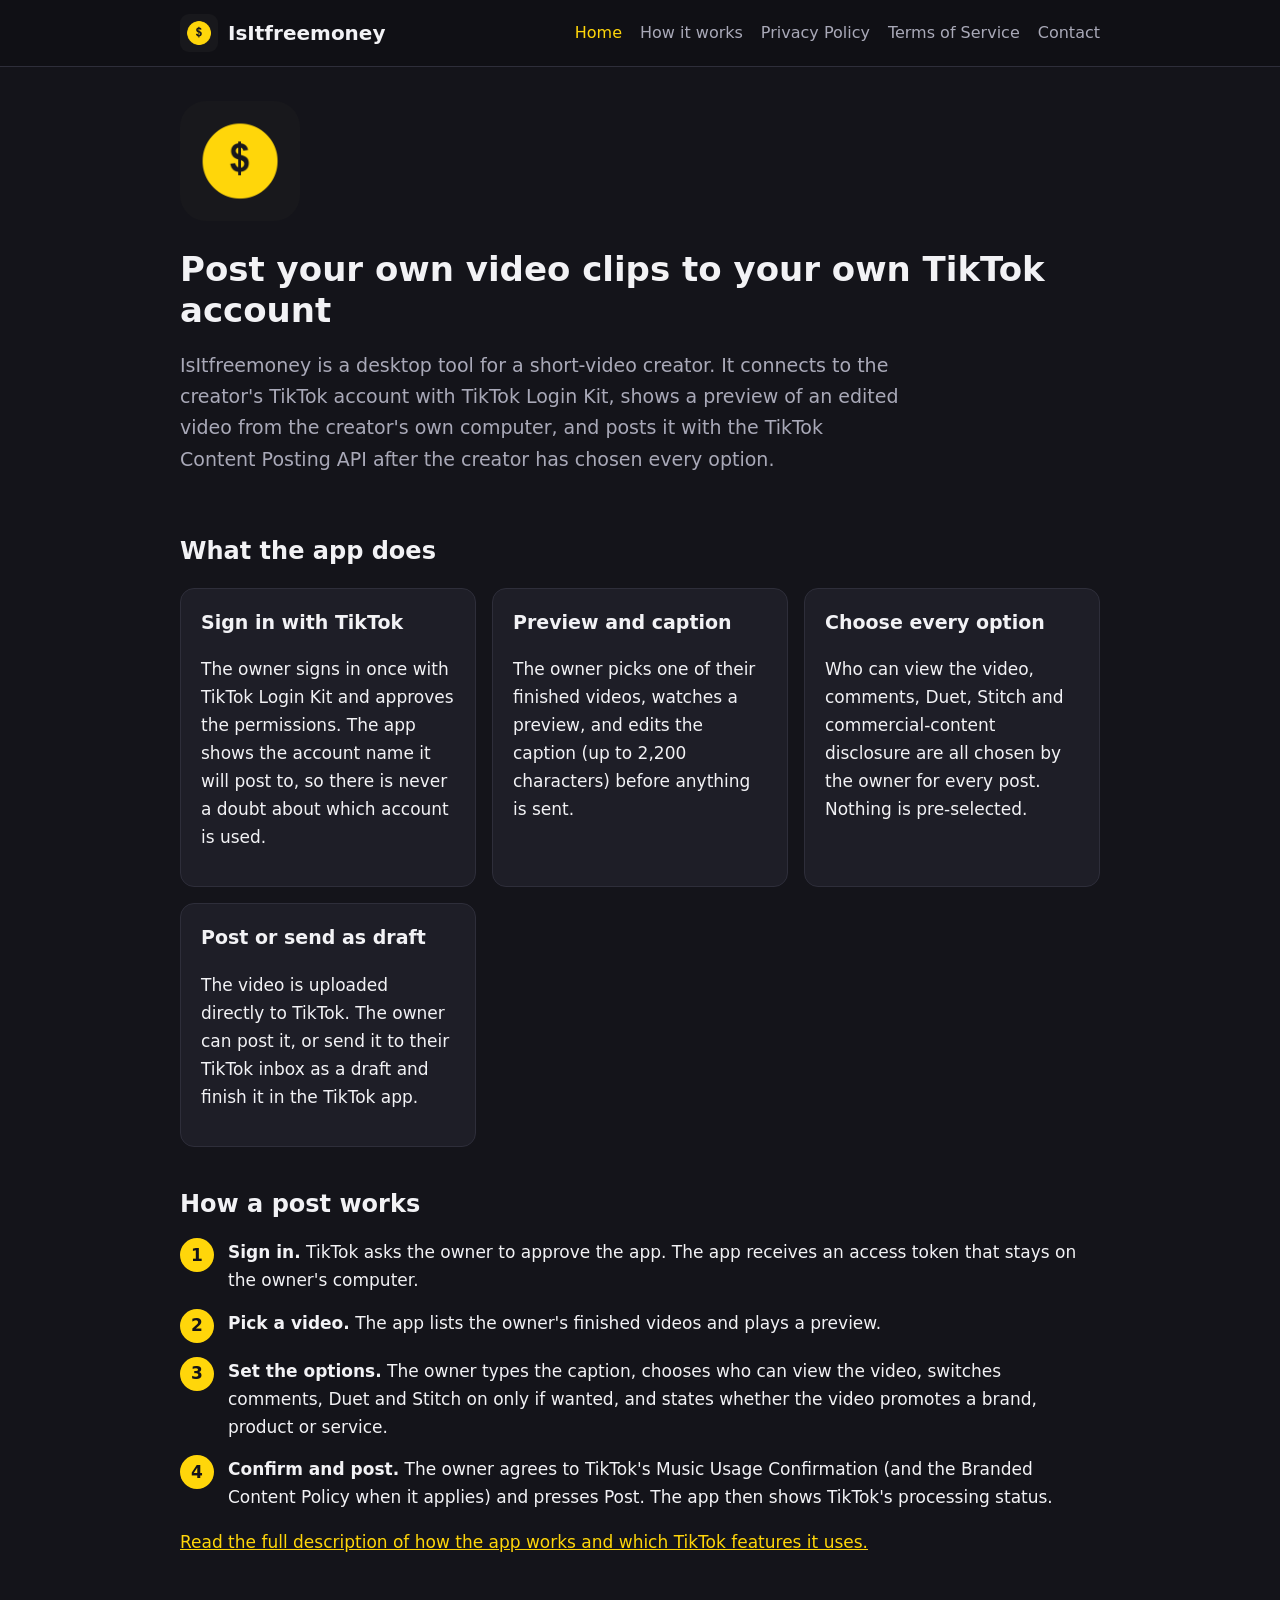
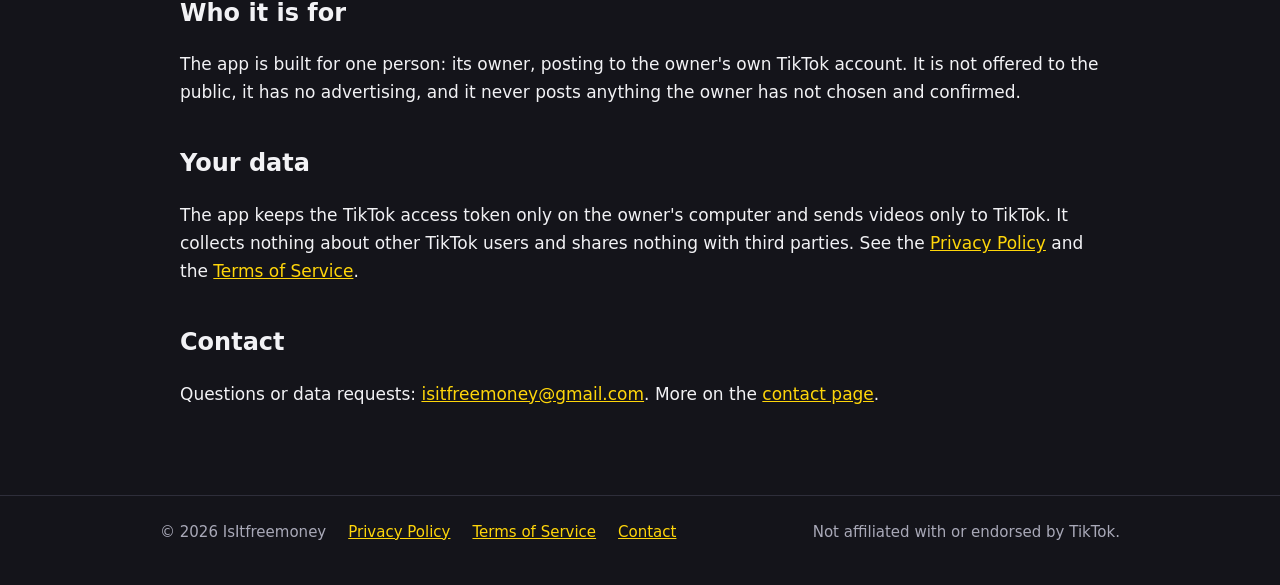
<file: index.html>
﻿<!doctype html>
<html lang="en">
<head>
<meta charset="utf-8">
<meta name="viewport" content="width=device-width,initial-scale=1">
<title>IsItfreemoney: post your own video clips to your own TikTok account</title>
<meta name="description" content="IsItfreemoney is a desktop tool that lets its owner preview, caption and post their own edited video clips to their own TikTok account, with every privacy and interaction choice made by the owner before each post.">
<link rel="icon" type="image/png" sizes="32x32" href="favicon-32.png">
<link rel="apple-touch-icon" href="apple-touch-icon.png">
<link rel="stylesheet" href="style.css">
</head>
<body>
<header class="site"><div class="in">
  <a class="brand" href="index.html"><img src="app-icon.png" alt="IsItfreemoney app icon">IsItfreemoney</a>
  <nav><a class="here" href="index.html">Home</a><a href="how-it-works.html">How it works</a><a href="privacy.html">Privacy Policy</a><a href="terms.html">Terms of Service</a><a href="contact.html">Contact</a></nav>
</div></header>
<main>
  <div class="hero">
    <img src="app-icon.png" alt="IsItfreemoney app icon">
    <div>
      <h1>Post your own video clips to your own TikTok account</h1>
      <p class="lead">IsItfreemoney is a desktop tool for a short-video creator. It connects to the creator's TikTok account with TikTok Login Kit, shows a preview of an edited video from the creator's own computer, and posts it with the TikTok Content Posting API after the creator has chosen every option.</p>
    </div>
  </div>

  <h2>What the app does</h2>
  <div class="grid">
    <div class="card"><h3>Sign in with TikTok</h3><p>The owner signs in once with TikTok Login Kit and approves the permissions. The app shows the account name it will post to, so there is never a doubt about which account is used.</p></div>
    <div class="card"><h3>Preview and caption</h3><p>The owner picks one of their finished videos, watches a preview, and edits the caption (up to 2,200 characters) before anything is sent.</p></div>
    <div class="card"><h3>Choose every option</h3><p>Who can view the video, comments, Duet, Stitch and commercial-content disclosure are all chosen by the owner for every post. Nothing is pre-selected.</p></div>
    <div class="card"><h3>Post or send as draft</h3><p>The video is uploaded directly to TikTok. The owner can post it, or send it to their TikTok inbox as a draft and finish it in the TikTok app.</p></div>
  </div>

  <h2>How a post works</h2>
  <div class="step"><div class="n">1</div><div><b>Sign in.</b> TikTok asks the owner to approve the app. The app receives an access token that stays on the owner's computer.</div></div>
  <div class="step"><div class="n">2</div><div><b>Pick a video.</b> The app lists the owner's finished videos and plays a preview.</div></div>
  <div class="step"><div class="n">3</div><div><b>Set the options.</b> The owner types the caption, chooses who can view the video, switches comments, Duet and Stitch on only if wanted, and states whether the video promotes a brand, product or service.</div></div>
  <div class="step"><div class="n">4</div><div><b>Confirm and post.</b> The owner agrees to TikTok's Music Usage Confirmation (and the Branded Content Policy when it applies) and presses Post. The app then shows TikTok's processing status.</div></div>
  <p><a href="how-it-works.html">Read the full description of how the app works and which TikTok features it uses.</a></p>

  <h2>Who it is for</h2>
  <p>The app is built for one person: its owner, posting to the owner's own TikTok account. It is not offered to the public, it has no advertising, and it never posts anything the owner has not chosen and confirmed.</p>

  <h2>Your data</h2>
  <p>The app keeps the TikTok access token only on the owner's computer and sends videos only to TikTok. It collects nothing about other TikTok users and shares nothing with third parties. See the <a href="privacy.html">Privacy Policy</a> and the <a href="terms.html">Terms of Service</a>.</p>

  <h2>Contact</h2>
  <p>Questions or data requests: <a href="mailto:isitfreemoney@gmail.com">isitfreemoney@gmail.com</a>. More on the <a href="contact.html">contact page</a>.</p>
</main>
<footer class="site"><div class="in">
  <span>&copy; 2026 IsItfreemoney</span>
  <a href="privacy.html">Privacy Policy</a><a href="terms.html">Terms of Service</a><a href="contact.html">Contact</a>
  <span class="sp">Not affiliated with or endorsed by TikTok.</span>
</div></footer>
</body>
</html>
</file>
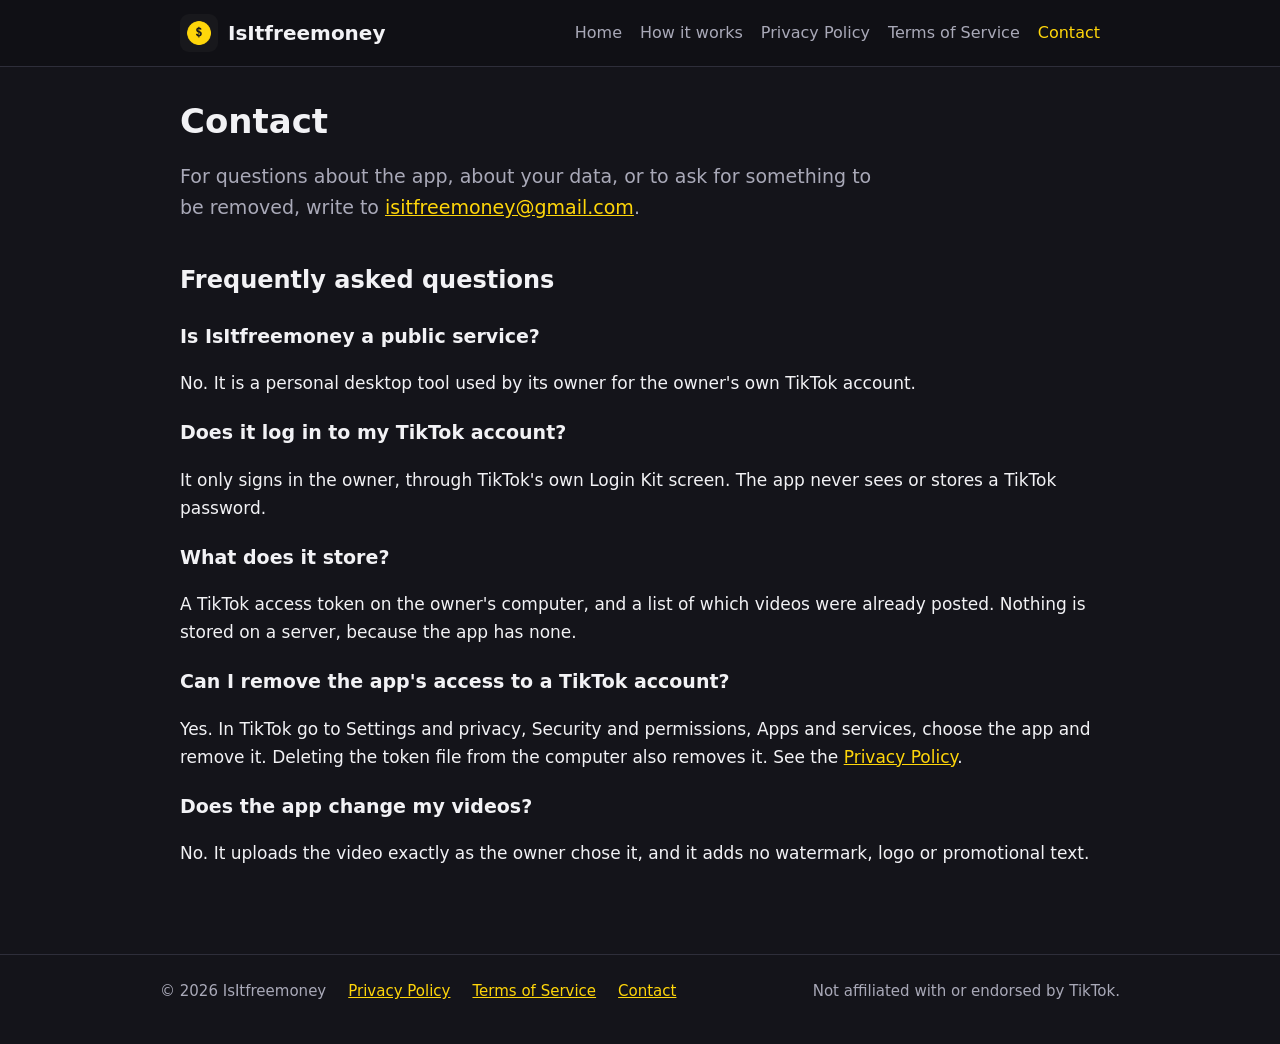
<file: contact.html>
<!doctype html>
<html lang="en">
<head>
<meta charset="utf-8">
<meta name="viewport" content="width=device-width,initial-scale=1">
<title>Contact IsItfreemoney</title>
<meta name="description" content="How to contact the owner of IsItfreemoney, with answers to common questions about the app and its use of TikTok data.">
<link rel="icon" type="image/png" sizes="32x32" href="favicon-32.png">
<link rel="apple-touch-icon" href="apple-touch-icon.png">
<link rel="stylesheet" href="style.css">
</head>
<body>
<header class="site"><div class="in">
  <a class="brand" href="index.html"><img src="app-icon.png" alt="IsItfreemoney app icon">IsItfreemoney</a>
  <nav><a href="index.html">Home</a><a href="how-it-works.html">How it works</a><a href="privacy.html">Privacy Policy</a><a href="terms.html">Terms of Service</a><a class="here" href="contact.html">Contact</a></nav>
</div></header>
<main>
  <h1>Contact</h1>
  <p class="lead">For questions about the app, about your data, or to ask for something to be removed, write to <a href="mailto:isitfreemoney@gmail.com">isitfreemoney@gmail.com</a>.</p>

  <h2>Frequently asked questions</h2>
  <h3>Is IsItfreemoney a public service?</h3>
  <p>No. It is a personal desktop tool used by its owner for the owner's own TikTok account.</p>
  <h3>Does it log in to my TikTok account?</h3>
  <p>It only signs in the owner, through TikTok's own Login Kit screen. The app never sees or stores a TikTok password.</p>
  <h3>What does it store?</h3>
  <p>A TikTok access token on the owner's computer, and a list of which videos were already posted. Nothing is stored on a server, because the app has none.</p>
  <h3>Can I remove the app's access to a TikTok account?</h3>
  <p>Yes. In TikTok go to Settings and privacy, Security and permissions, Apps and services, choose the app and remove it. Deleting the token file from the computer also removes it. See the <a href="privacy.html">Privacy Policy</a>.</p>
  <h3>Does the app change my videos?</h3>
  <p>No. It uploads the video exactly as the owner chose it, and it adds no watermark, logo or promotional text.</p>
</main>
<footer class="site"><div class="in">
  <span>&copy; 2026 IsItfreemoney</span>
  <a href="privacy.html">Privacy Policy</a><a href="terms.html">Terms of Service</a><a href="contact.html">Contact</a>
  <span class="sp">Not affiliated with or endorsed by TikTok.</span>
</div></footer>
</body>
</html>
</file>
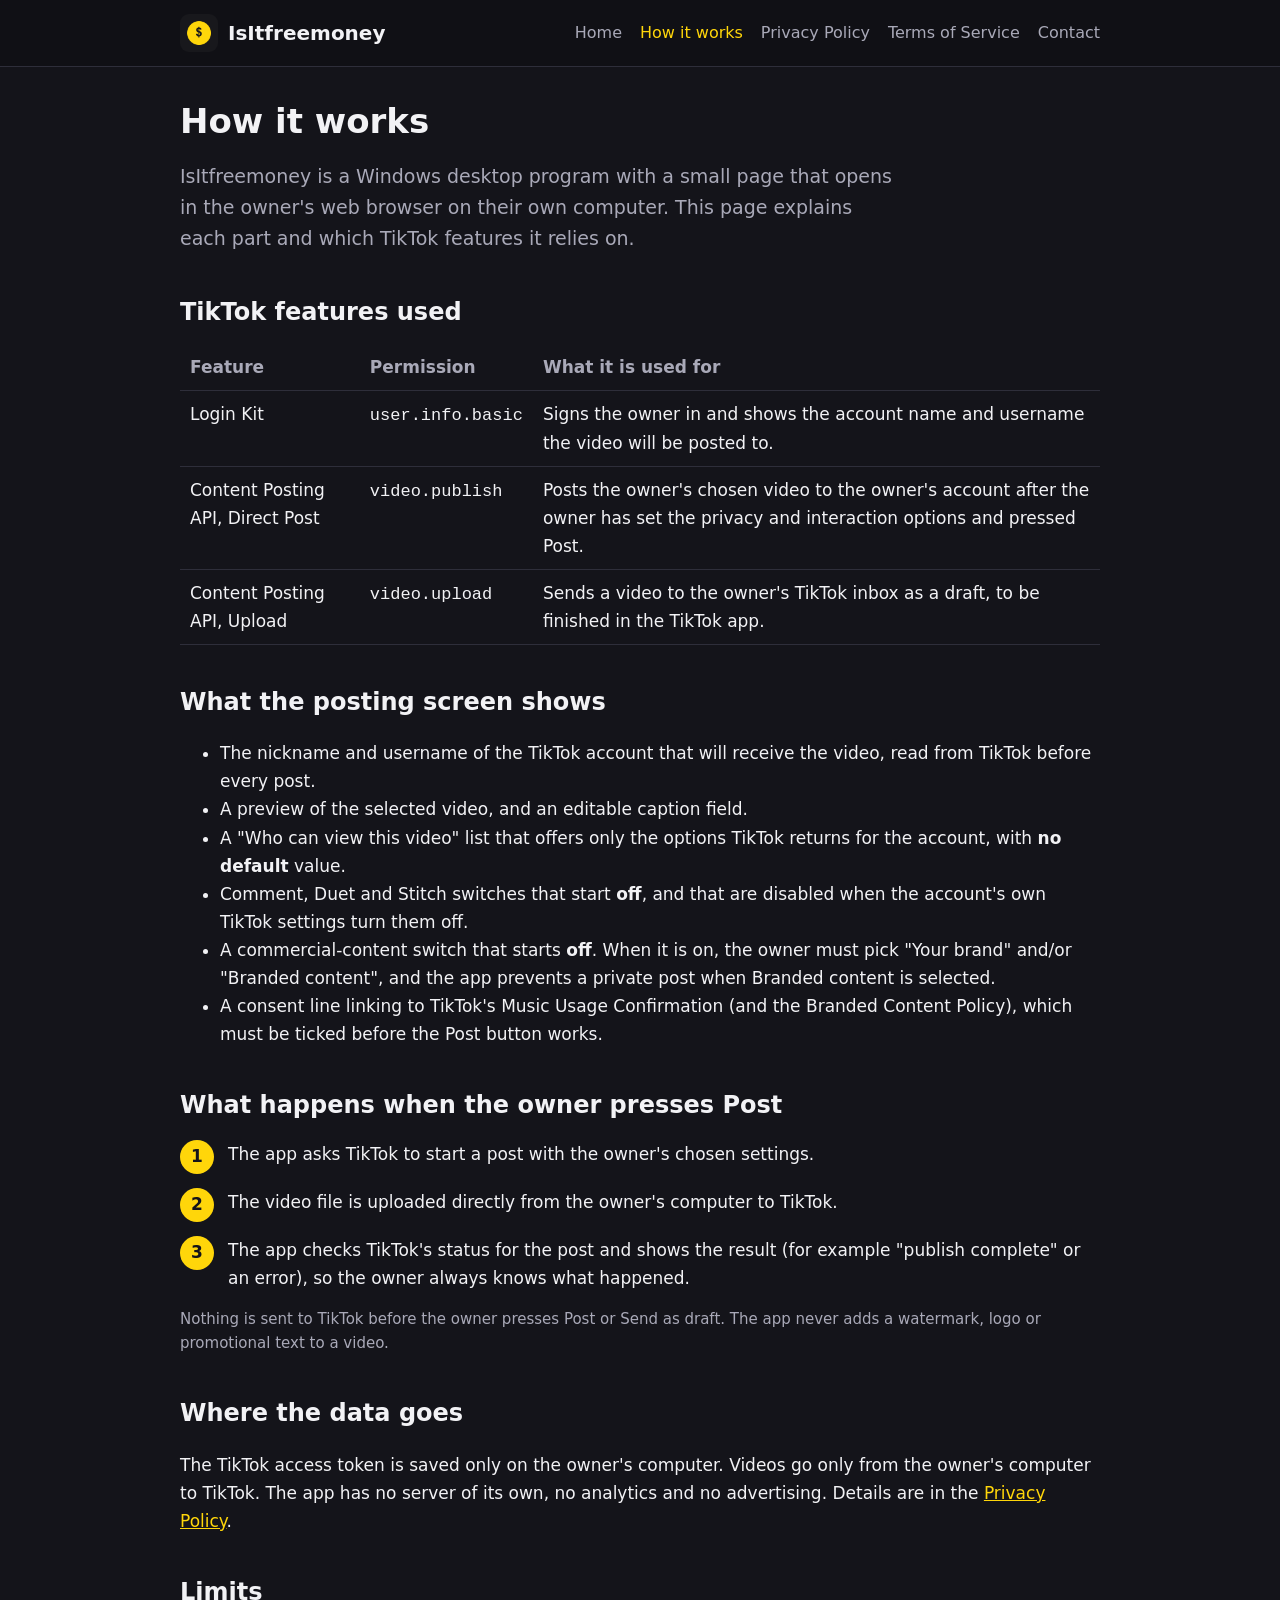
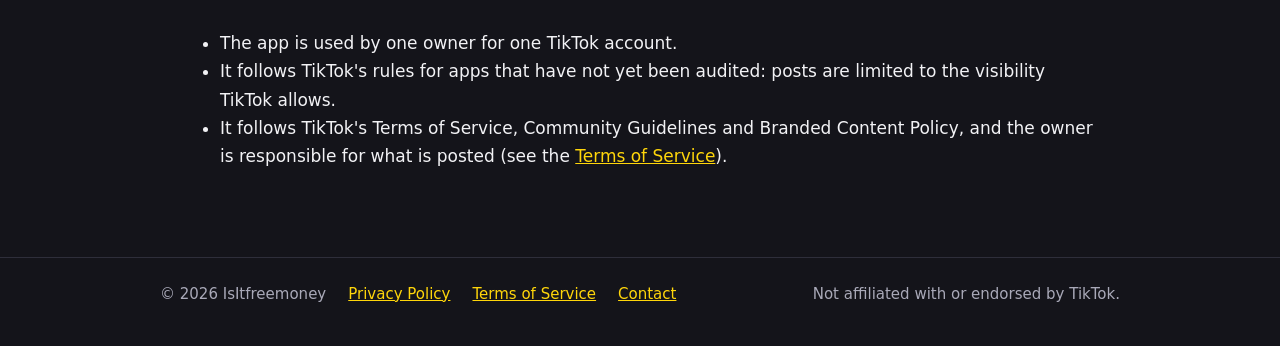
<file: how-it-works.html>
<!doctype html>
<html lang="en">
<head>
<meta charset="utf-8">
<meta name="viewport" content="width=device-width,initial-scale=1">
<title>How IsItfreemoney works and which TikTok features it uses</title>
<meta name="description" content="How the IsItfreemoney desktop app signs in with TikTok Login Kit and posts the owner's own videos with the TikTok Content Posting API.">
<link rel="icon" type="image/png" sizes="32x32" href="favicon-32.png">
<link rel="apple-touch-icon" href="apple-touch-icon.png">
<link rel="stylesheet" href="style.css">
</head>
<body>
<header class="site"><div class="in">
  <a class="brand" href="index.html"><img src="app-icon.png" alt="IsItfreemoney app icon">IsItfreemoney</a>
  <nav><a href="index.html">Home</a><a class="here" href="how-it-works.html">How it works</a><a href="privacy.html">Privacy Policy</a><a href="terms.html">Terms of Service</a><a href="contact.html">Contact</a></nav>
</div></header>
<main>
  <h1>How it works</h1>
  <p class="lead">IsItfreemoney is a Windows desktop program with a small page that opens in the owner's web browser on their own computer. This page explains each part and which TikTok features it relies on.</p>

  <h2>TikTok features used</h2>
  <table>
    <tr><th>Feature</th><th>Permission</th><th>What it is used for</th></tr>
    <tr><td>Login Kit</td><td><code>user.info.basic</code></td><td>Signs the owner in and shows the account name and username the video will be posted to.</td></tr>
    <tr><td>Content Posting API, Direct Post</td><td><code>video.publish</code></td><td>Posts the owner's chosen video to the owner's account after the owner has set the privacy and interaction options and pressed Post.</td></tr>
    <tr><td>Content Posting API, Upload</td><td><code>video.upload</code></td><td>Sends a video to the owner's TikTok inbox as a draft, to be finished in the TikTok app.</td></tr>
  </table>

  <h2>What the posting screen shows</h2>
  <ul>
    <li>The nickname and username of the TikTok account that will receive the video, read from TikTok before every post.</li>
    <li>A preview of the selected video, and an editable caption field.</li>
    <li>A "Who can view this video" list that offers only the options TikTok returns for the account, with <b>no default</b> value.</li>
    <li>Comment, Duet and Stitch switches that start <b>off</b>, and that are disabled when the account's own TikTok settings turn them off.</li>
    <li>A commercial-content switch that starts <b>off</b>. When it is on, the owner must pick "Your brand" and/or "Branded content", and the app prevents a private post when Branded content is selected.</li>
    <li>A consent line linking to TikTok's Music Usage Confirmation (and the Branded Content Policy), which must be ticked before the Post button works.</li>
  </ul>

  <h2>What happens when the owner presses Post</h2>
  <div class="step"><div class="n">1</div><div>The app asks TikTok to start a post with the owner's chosen settings.</div></div>
  <div class="step"><div class="n">2</div><div>The video file is uploaded directly from the owner's computer to TikTok.</div></div>
  <div class="step"><div class="n">3</div><div>The app checks TikTok's status for the post and shows the result (for example "publish complete" or an error), so the owner always knows what happened.</div></div>
  <p class="note">Nothing is sent to TikTok before the owner presses Post or Send as draft. The app never adds a watermark, logo or promotional text to a video.</p>

  <h2>Where the data goes</h2>
  <p>The TikTok access token is saved only on the owner's computer. Videos go only from the owner's computer to TikTok. The app has no server of its own, no analytics and no advertising. Details are in the <a href="privacy.html">Privacy Policy</a>.</p>

  <h2>Limits</h2>
  <ul>
    <li>The app is used by one owner for one TikTok account.</li>
    <li>It follows TikTok's rules for apps that have not yet been audited: posts are limited to the visibility TikTok allows.</li>
    <li>It follows TikTok's Terms of Service, Community Guidelines and Branded Content Policy, and the owner is responsible for what is posted (see the <a href="terms.html">Terms of Service</a>).</li>
  </ul>
</main>
<footer class="site"><div class="in">
  <span>&copy; 2026 IsItfreemoney</span>
  <a href="privacy.html">Privacy Policy</a><a href="terms.html">Terms of Service</a><a href="contact.html">Contact</a>
  <span class="sp">Not affiliated with or endorsed by TikTok.</span>
</div></footer>
</body>
</html>
</file>
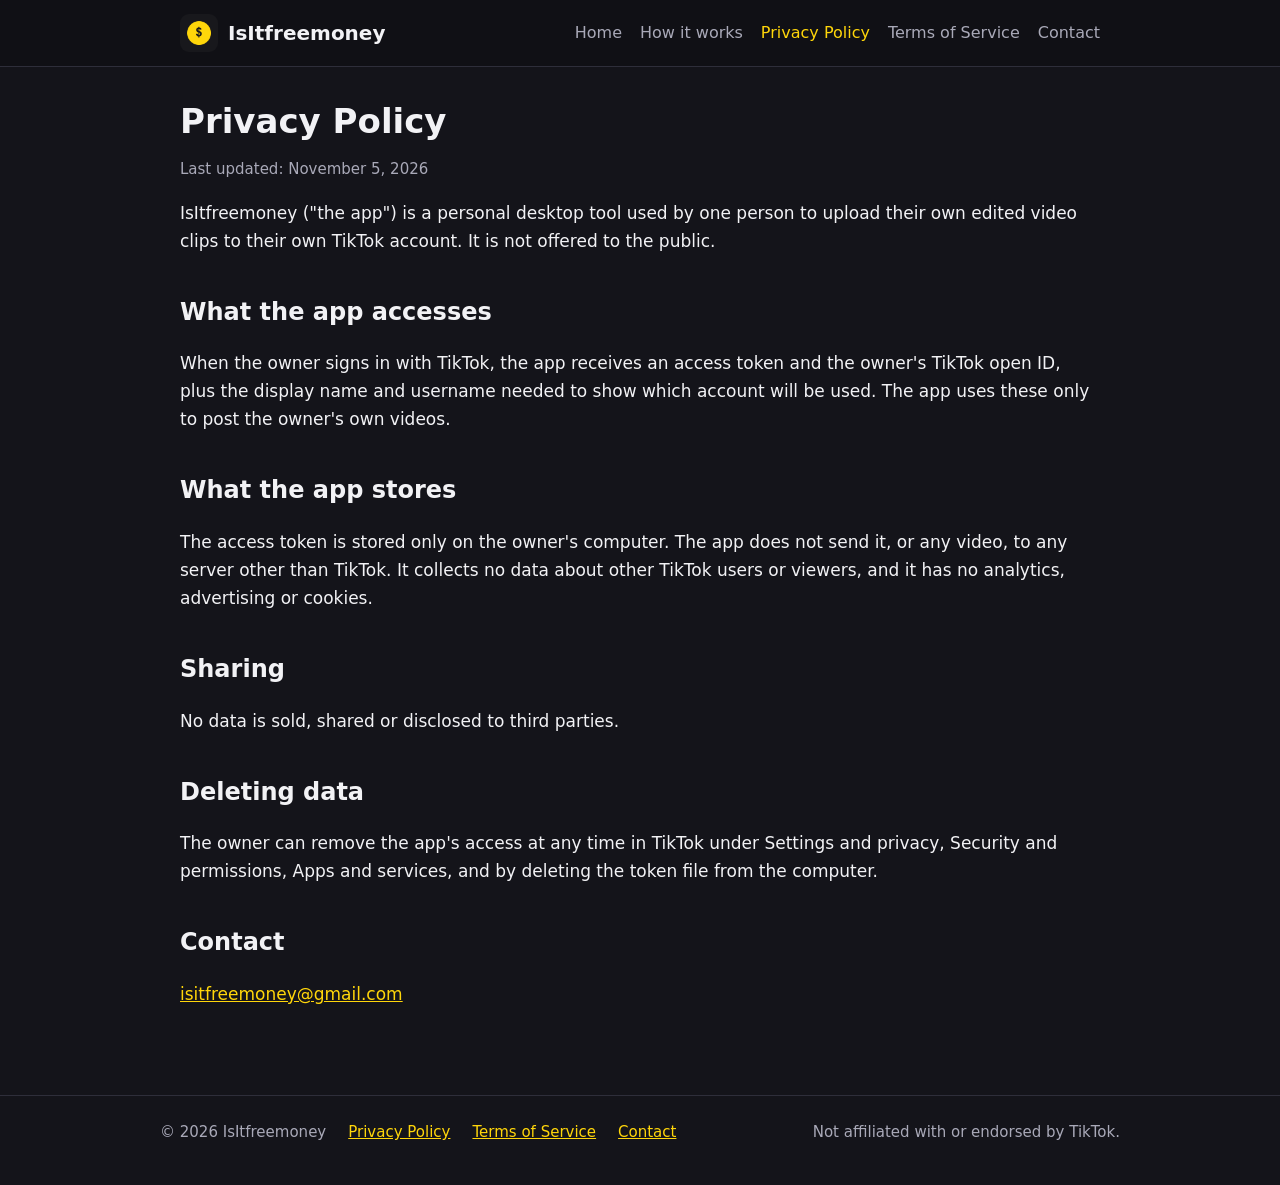
<file: privacy.html>
<!doctype html>
<html lang="en">
<head>
<meta charset="utf-8">
<meta name="viewport" content="width=device-width,initial-scale=1">
<title>Privacy Policy | IsItfreemoney</title>
<meta name="description" content="What data the IsItfreemoney desktop app uses, where it is kept and how to remove it.">
<link rel="icon" type="image/png" sizes="32x32" href="favicon-32.png">
<link rel="apple-touch-icon" href="apple-touch-icon.png">
<link rel="stylesheet" href="style.css">
</head>
<body>
<header class="site"><div class="in">
  <a class="brand" href="index.html"><img src="app-icon.png" alt="IsItfreemoney app icon">IsItfreemoney</a>
  <nav><a href="index.html">Home</a><a href="how-it-works.html">How it works</a><a class="here" href="privacy.html">Privacy Policy</a><a href="terms.html">Terms of Service</a><a href="contact.html">Contact</a></nav>
</div></header>
<main>
  <h1>Privacy Policy</h1>
  <p class="note">Last updated: November 5, 2026</p>
  <p>IsItfreemoney ("the app") is a personal desktop tool used by one person to upload their own edited video clips to their own TikTok account. It is not offered to the public.</p>
  <h2>What the app accesses</h2>
  <p>When the owner signs in with TikTok, the app receives an access token and the owner's TikTok open ID, plus the display name and username needed to show which account will be used. The app uses these only to post the owner's own videos.</p>
  <h2>What the app stores</h2>
  <p>The access token is stored only on the owner's computer. The app does not send it, or any video, to any server other than TikTok. It collects no data about other TikTok users or viewers, and it has no analytics, advertising or cookies.</p>
  <h2>Sharing</h2>
  <p>No data is sold, shared or disclosed to third parties.</p>
  <h2>Deleting data</h2>
  <p>The owner can remove the app's access at any time in TikTok under Settings and privacy, Security and permissions, Apps and services, and by deleting the token file from the computer.</p>
  <h2>Contact</h2>
  <p><a href="mailto:isitfreemoney@gmail.com">isitfreemoney@gmail.com</a></p>
</main>
<footer class="site"><div class="in">
  <span>&copy; 2026 IsItfreemoney</span>
  <a href="privacy.html">Privacy Policy</a><a href="terms.html">Terms of Service</a><a href="contact.html">Contact</a>
  <span class="sp">Not affiliated with or endorsed by TikTok.</span>
</div></footer>
</body>
</html>
</file>
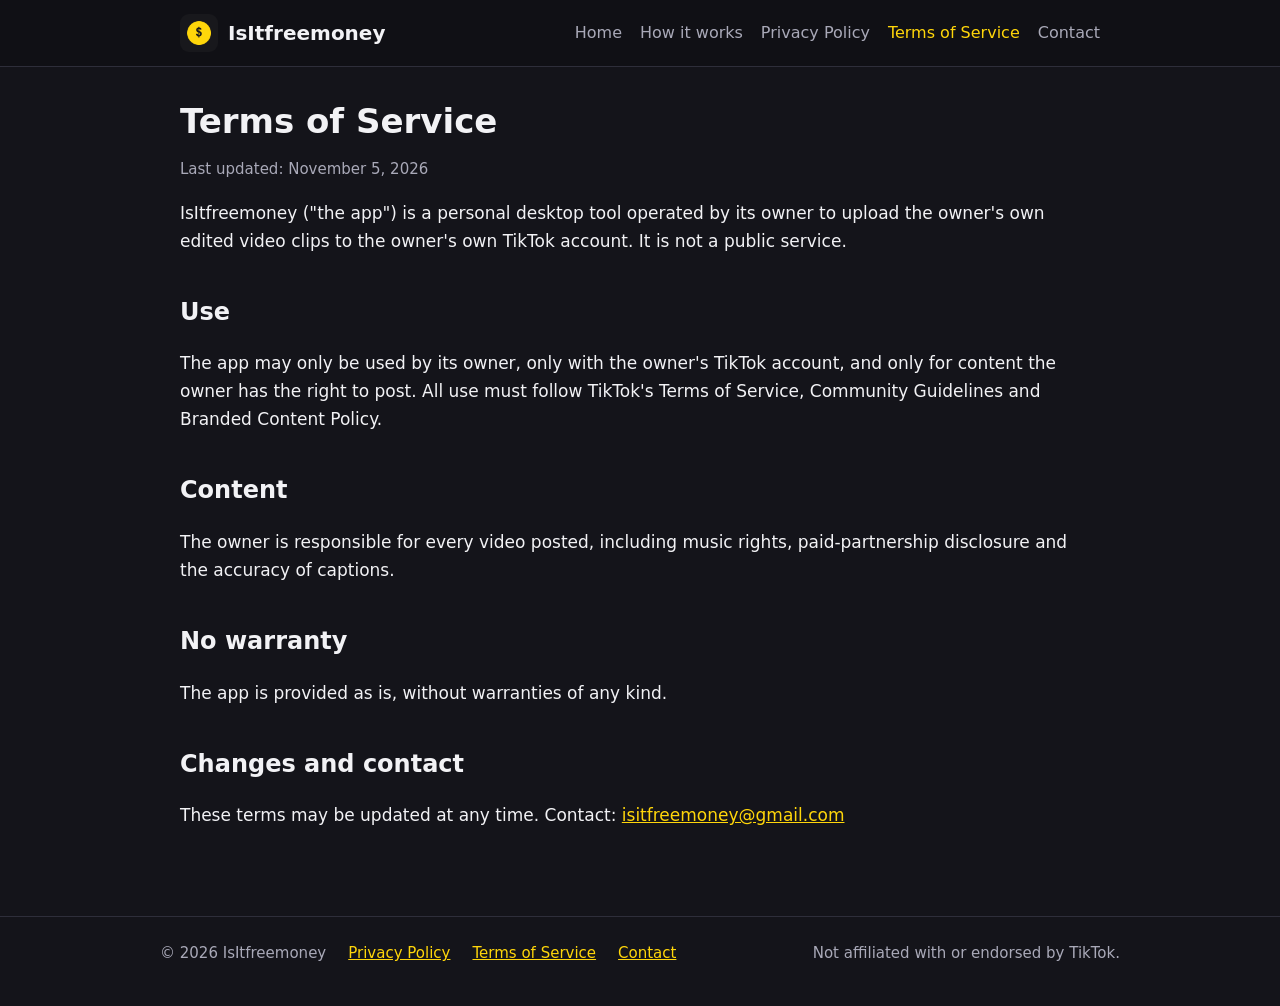
<file: terms.html>
<!doctype html>
<html lang="en">
<head>
<meta charset="utf-8">
<meta name="viewport" content="width=device-width,initial-scale=1">
<title>Terms of Service | IsItfreemoney</title>
<meta name="description" content="The terms under which the IsItfreemoney desktop app is used.">
<link rel="icon" type="image/png" sizes="32x32" href="favicon-32.png">
<link rel="apple-touch-icon" href="apple-touch-icon.png">
<link rel="stylesheet" href="style.css">
</head>
<body>
<header class="site"><div class="in">
  <a class="brand" href="index.html"><img src="app-icon.png" alt="IsItfreemoney app icon">IsItfreemoney</a>
  <nav><a href="index.html">Home</a><a href="how-it-works.html">How it works</a><a href="privacy.html">Privacy Policy</a><a class="here" href="terms.html">Terms of Service</a><a href="contact.html">Contact</a></nav>
</div></header>
<main>
  <h1>Terms of Service</h1>
  <p class="note">Last updated: November 5, 2026</p>
  <p>IsItfreemoney ("the app") is a personal desktop tool operated by its owner to upload the owner's own edited video clips to the owner's own TikTok account. It is not a public service.</p>
  <h2>Use</h2>
  <p>The app may only be used by its owner, only with the owner's TikTok account, and only for content the owner has the right to post. All use must follow TikTok's Terms of Service, Community Guidelines and Branded Content Policy.</p>
  <h2>Content</h2>
  <p>The owner is responsible for every video posted, including music rights, paid-partnership disclosure and the accuracy of captions.</p>
  <h2>No warranty</h2>
  <p>The app is provided as is, without warranties of any kind.</p>
  <h2>Changes and contact</h2>
  <p>These terms may be updated at any time. Contact: <a href="mailto:isitfreemoney@gmail.com">isitfreemoney@gmail.com</a></p>
</main>
<footer class="site"><div class="in">
  <span>&copy; 2026 IsItfreemoney</span>
  <a href="privacy.html">Privacy Policy</a><a href="terms.html">Terms of Service</a><a href="contact.html">Contact</a>
  <span class="sp">Not affiliated with or endorsed by TikTok.</span>
</div></footer>
</body>
</html>
</file>
<file: style.css>
:root { --bg:#14141a; --card:#1e1e27; --text:#f2f2f5; --muted:#a9a9b8; --accent:#ffd60a; --line:#2e2e3a; }
* { box-sizing: border-box; }
body { margin:0; background:var(--bg); color:var(--text); font:17px/1.65 system-ui,-apple-system,"Segoe UI",sans-serif; }
a { color:var(--accent); }
header.site { border-bottom:1px solid var(--line); background:#101015; }
header.site .in { max-width:960px; margin:0 auto; padding:14px 20px; display:flex; align-items:center; gap:18px; flex-wrap:wrap; }
header.site .brand { display:flex; align-items:center; gap:10px; font-weight:700; font-size:20px; color:var(--text); text-decoration:none; }
header.site .brand img { width:38px; height:38px; border-radius:9px; }
header.site nav { margin-left:auto; display:flex; gap:18px; flex-wrap:wrap; }
header.site nav a { color:var(--muted); text-decoration:none; font-size:16px; }
header.site nav a:hover, header.site nav a.here { color:var(--accent); }
main { max-width:960px; margin:0 auto; padding:34px 20px 20px; }
h1 { font-size:34px; line-height:1.2; margin:0 0 12px; }
h2 { font-size:24px; margin:38px 0 10px; }
h3 { font-size:19px; margin:20px 0 6px; }
p.lead { font-size:19px; color:var(--muted); max-width:720px; }
.hero { display:flex; gap:28px; align-items:center; flex-wrap:wrap; margin-bottom:10px; }
.hero img { width:120px; height:120px; border-radius:26px; }
.grid { display:grid; grid-template-columns:repeat(auto-fit,minmax(250px,1fr)); gap:16px; margin:16px 0; }
.card { background:var(--card); border:1px solid var(--line); border-radius:14px; padding:18px 20px; }
.card h3 { margin-top:0; }
.step { display:flex; gap:14px; margin:14px 0; }
.step .n { flex:none; width:34px; height:34px; border-radius:50%; background:var(--accent); color:#14141a; font-weight:800; display:flex; align-items:center; justify-content:center; }
table { border-collapse:collapse; width:100%; margin:12px 0; }
th, td { text-align:left; border-bottom:1px solid var(--line); padding:9px 10px; vertical-align:top; }
th { color:var(--muted); font-weight:600; }
footer.site { border-top:1px solid var(--line); margin-top:50px; padding:24px 20px 40px; color:var(--muted); font-size:15px; }
footer.site .in { max-width:960px; margin:0 auto; display:flex; gap:22px; flex-wrap:wrap; align-items:center; }
footer.site .in span.sp { margin-left:auto; }
.note { color:var(--muted); font-size:15px; }
</file>
